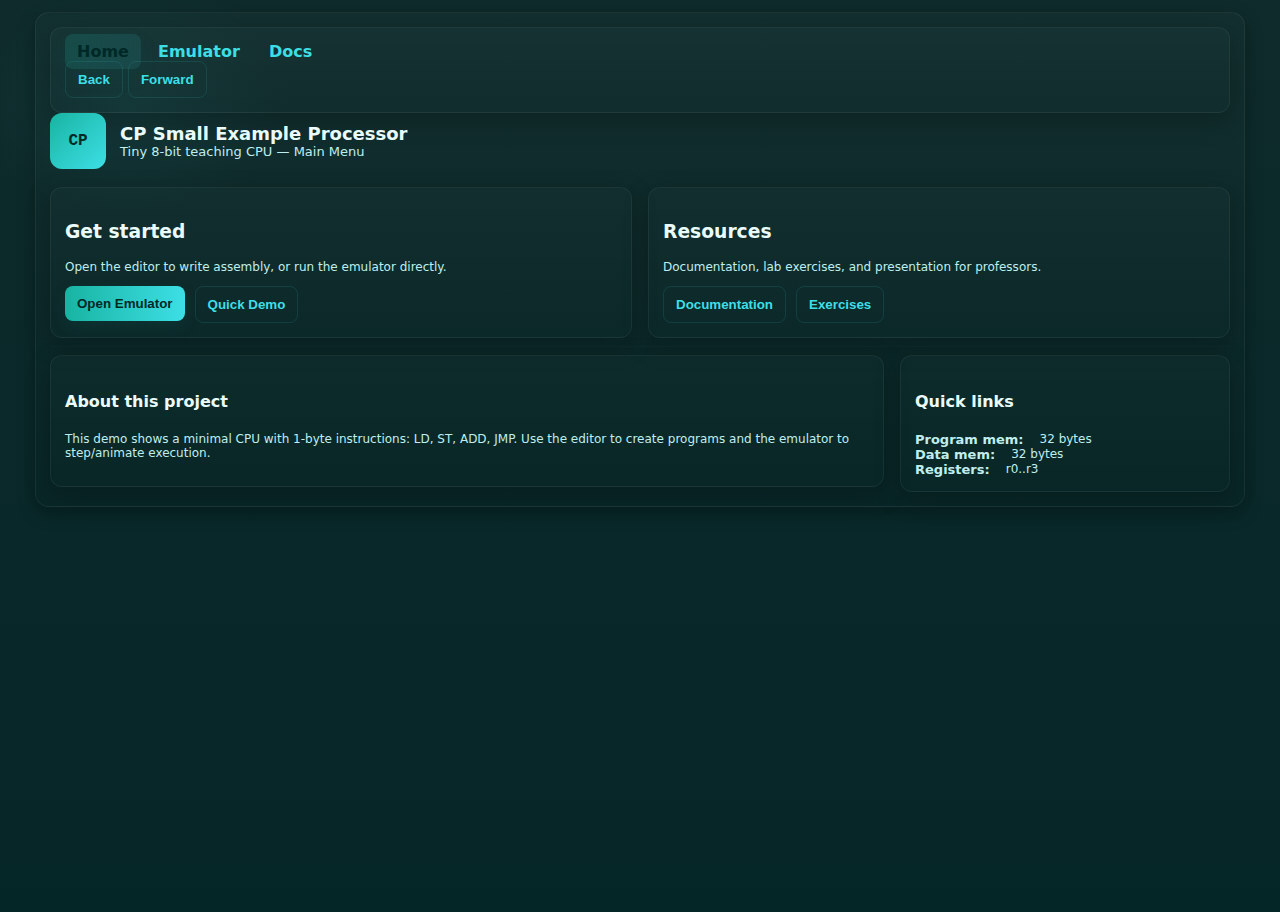
<file: index.html>
<!doctype html>
<html lang="en">
<head>
  <meta charset="utf-8" />
  <title>CP Emulator — Main Menu</title>
  <meta name="viewport" content="width=device-width,initial-scale=1" />
  <link rel="stylesheet" href="css/theme.css">
</head>
<body>
  <div class="app">
    <nav class="topnav card">
        <div class="topnav-left">
          <a href="index.html" class="topnav-link">Home</a>
          <a href="emulator.html" class="topnav-link">Emulator</a>
          <a href="docs/README.html" class="topnav-link">Docs</a>
        </div>
        <div class="topnav-right">
          <button class="btn secondary" id="nav-back">Back</button>
          <button class="btn secondary" id="nav-forward">Forward</button>
        </div>
      </nav>
      
    <div class="header">
      <div class="brand">CP</div>
      <div>
        <div class="title">CP Small Example Processor</div>
        <div class="subtitle">Tiny 8-bit teaching CPU — Main Menu</div>
      </div>
    </div>

    <div class="row">
      <div class="card" style="flex:1;">
        <h3>Get started</h3>
        <p class="note">Open the editor to write assembly, or run the emulator directly.</p>
        <div style="display:flex;gap:10px;flex-wrap:wrap;margin-top:12px">
          <a href="emulator.html"><button class="btn">Open Emulator</button></a>
          <a href="emulator.html#loadSample"><button class="btn secondary">Quick Demo</button></a>
        </div>
      </div>

      <div class="card" style="flex:1;">
        <h3>Resources</h3>
        <p class="note">Documentation, lab exercises, and presentation for professors.</p>
        <div style="display:flex;gap:10px;flex-wrap:wrap;margin-top:12px">
          <a href="docs/README.html"><button class="btn secondary">Documentation</button></a>
          <a href="docs/exercices.html"><button class="btn secondary">Exercises</button></a>
        </div>
      </div>
    </div>

    <div class="sep"></div>

    <div class="row">
      <div class="card" style="flex:1;">
        <h4>About this project</h4>
        <p class="note">This demo shows a minimal CPU with 1-byte instructions: LD, ST, ADD, JMP. Use the editor to create programs and the emulator to step/animate execution.</p>
      </div>

      <div class="card" style="width:300px;">
        <h4>Quick links</h4>
        <div class="kv"><strong>Program mem:</strong><span class="note" style="margin-left:8px">32 bytes</span></div>
        <div class="kv"><strong>Data mem:</strong><span class="note" style="margin-left:8px">32 bytes</span></div>
        <div class="kv"><strong>Registers:</strong><span class="note" style="margin-left:8px">r0..r3</span></div>
      </div>
    </div>
    <script src="js/navigationMenuScript.js"></script>

</body>
</html>
</file>
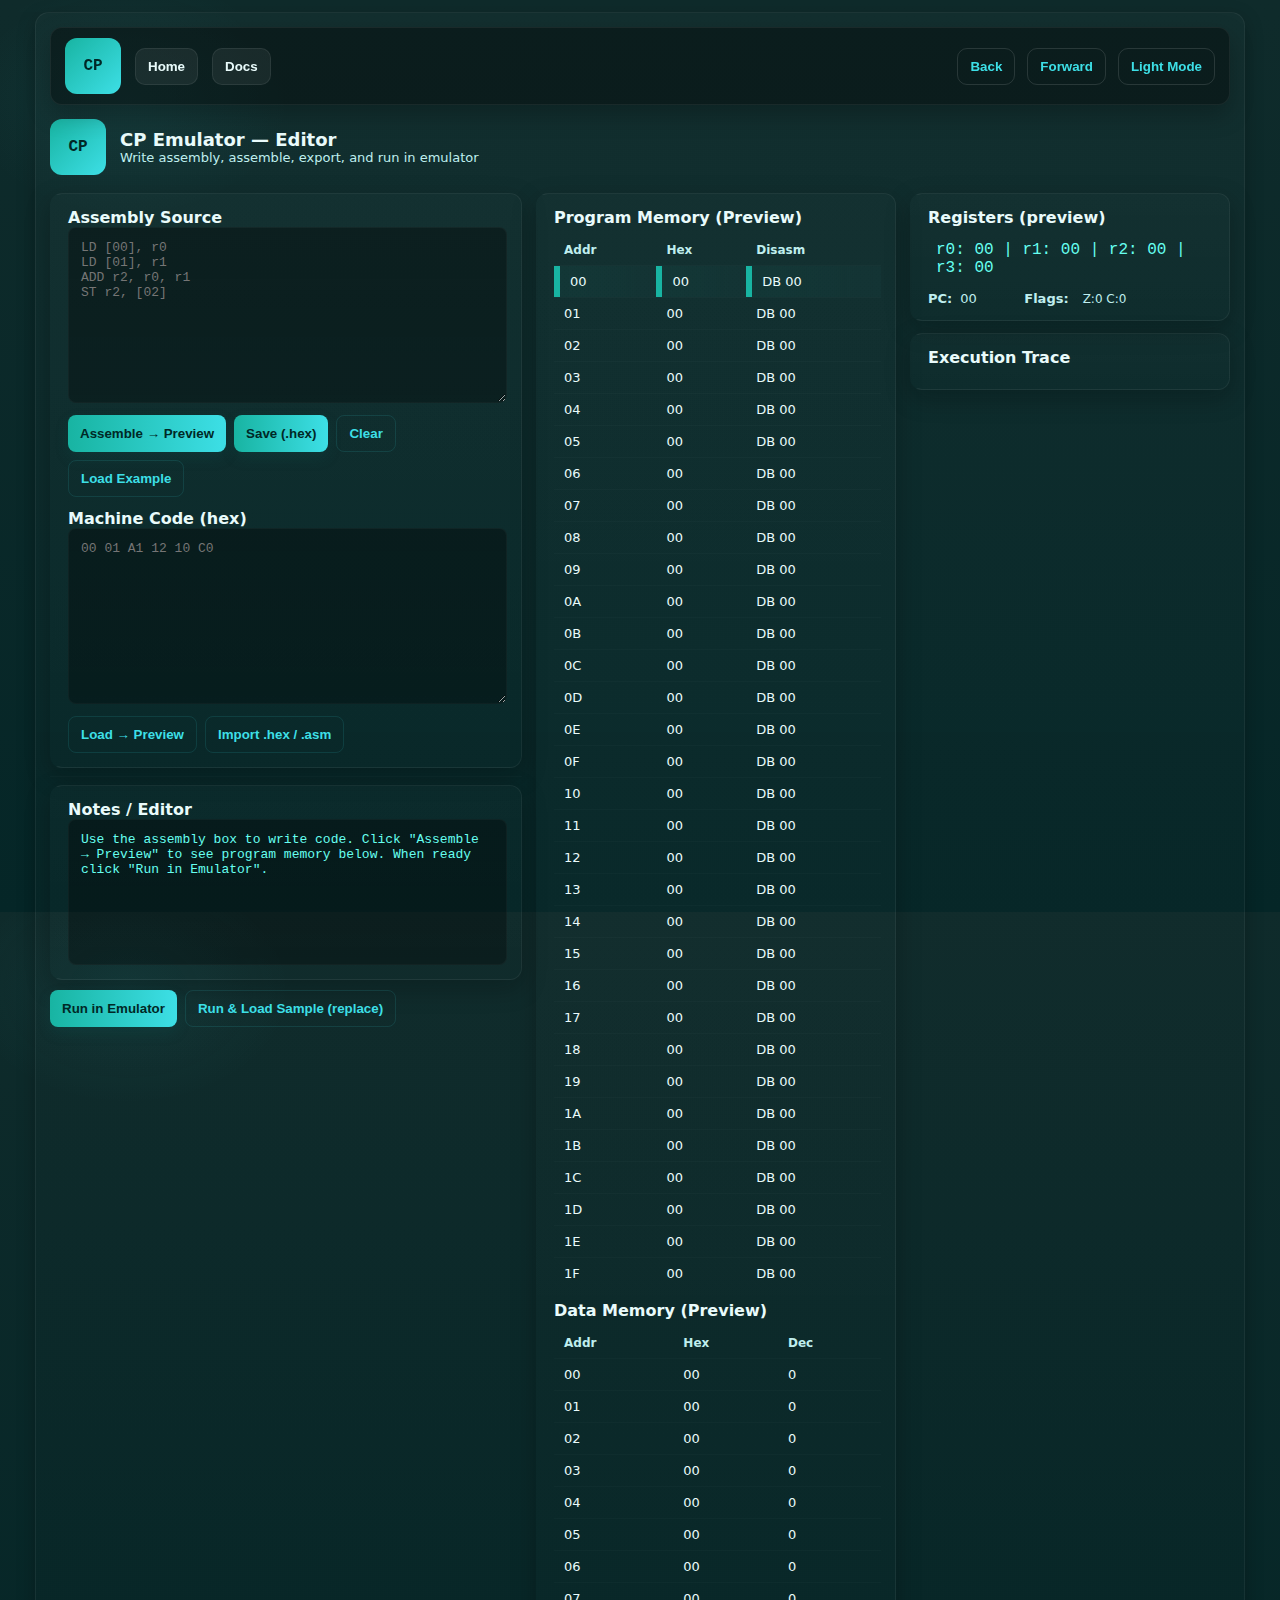
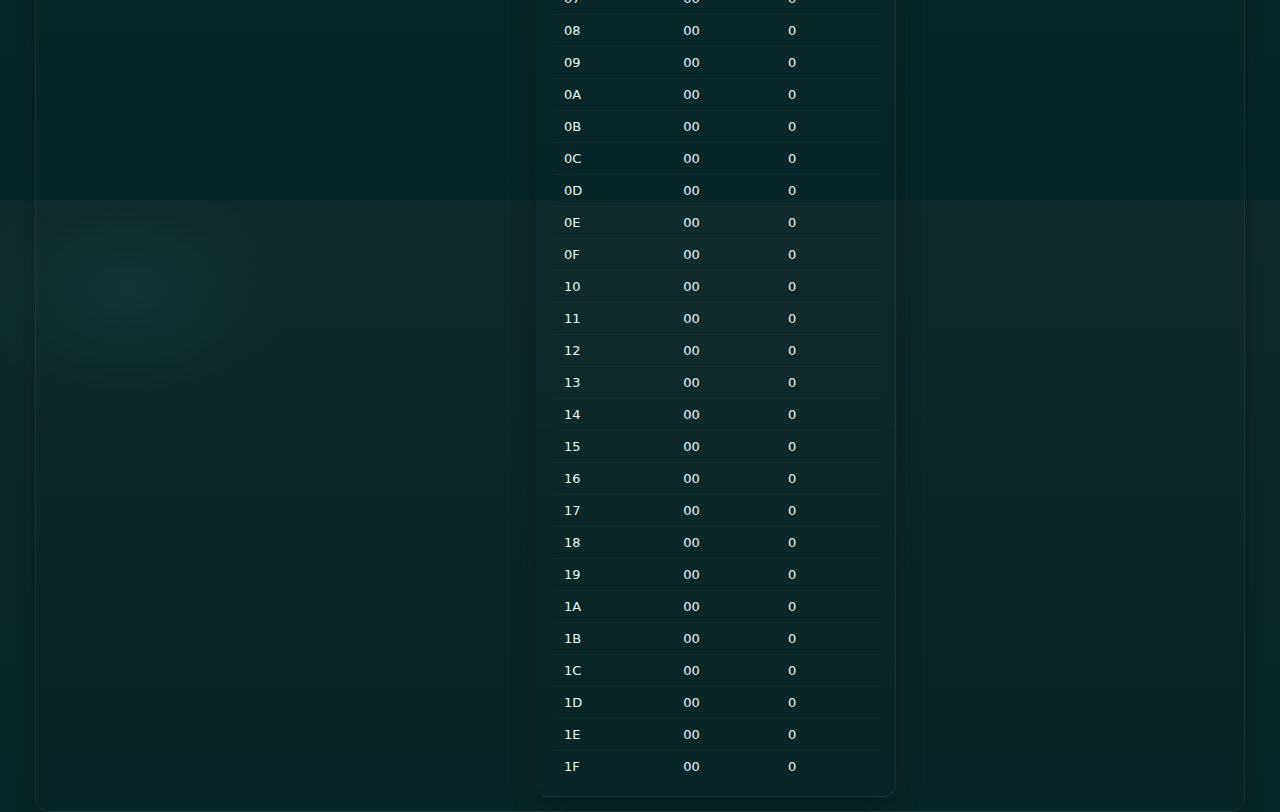
<file: Editor.html>
<!doctype html>
<html lang="en">
<head>
  <meta charset="utf-8" />
  <title>CP Emulator — Editor</title>
  <meta name="viewport" content="width=device-width,initial-scale=1" />
  <link rel="stylesheet" href="css/theme.css">
</head>
<body>
  <div class="app">
    <nav class="primary-nav">
      <div class="nav-left">
        <div class="brand">CP</div>
        <button class="nav-button" onclick="location.href='index.html'">Home</button>
        <button class="nav-button" onclick="location.href='docs/README.html'">Docs</button>
      </div>
      <div class="nav-right">
        <button class="nav-button ghost" id="nav-back">Back</button>
        <button class="nav-button ghost" id="nav-forward">Forward</button>
        <button class="nav-button ghost" id="theme-toggle">Light Mode</button>
      </div>
    </nav>

    <div class="header">
      <div class="brand">CP</div>
      <div>
        <div class="title">CP Emulator — Editor</div>
        <div class="subtitle">Write assembly, assemble, export, and run in emulator</div>
      </div>
    </div>

    <div class="editor row">
      <!-- LEFT: Authoring -->
      <div class="pane">
        <div class="top-controls card">
          <div>
            <strong>Assembly Source</strong>
            <textarea id="assembler-in" class="input" rows="10" placeholder="LD [00], r0&#10;LD [01], r1&#10;ADD r2, r0, r1&#10;ST r2, [02]"></textarea>
            <div style="margin-top:8px;display:flex;gap:8px;flex-wrap:wrap">
              <button class="btn" onclick="assemble()">Assemble → Preview</button>
              <button class="btn" onclick="saveProgram()">Save (.hex)</button>
              <button class="btn secondary" onclick="clearSource()">Clear</button>
              <button class="btn secondary" onclick="loadSample()">Load Example</button>
            </div>
          </div>

          <div>
            <strong>Machine Code (hex)</strong>
            <textarea id="machine-in" class="input" rows="10" placeholder="00 01 A1 12 10 C0"></textarea>
            <div style="margin-top:8px;display:flex;gap:8px">
              <button class="btn secondary" onclick="loadMachineCode()">Load → Preview</button>
              <input id="file-input" type="file" style="display:none" onchange="handleFile(event)"/>
              <button class="btn secondary" onclick="document.getElementById('file-input').click()">Import .hex / .asm</button>
            </div>
          </div>
        </div>

        <div class="sep"></div>

        <div class="card">
          <strong>Notes / Editor</strong>
          <div class="code" contenteditable="true" id="notes">Use the assembly box to write code. Click "Assemble → Preview" to see program memory below. When ready click "Run in Emulator".</div>
        </div>

        <div style="height:10px"></div>

        <div style="display:flex;gap:8px">
          <button class="btn" onclick="openInEmulator()">Run in Emulator</button>
          <button class="btn secondary" onclick="openInEmulator(true)">Run & Load Sample (replace)</button>
        </div>
      </div>

      <!-- MIDDLE: Preview -->
      <div class="pane card emulator-pane">
        <div style="margin-bottom:8px">
          <strong>Program Memory (Preview)</strong>
          <table id="prog-mem-table" class="table" style="margin-top:8px"></table>
        </div>
        <div style="margin-top:12px">
          <strong>Data Memory (Preview)</strong>
          <table id="data-mem-table" class="table" style="margin-top:8px"></table>
        </div>
      </div>

      <!-- RIGHT: Controls -->
      <div class="pane" style="max-width:320px">
        <div class="card">
          <div><strong>Registers (preview)</strong></div>
          <div id="regs" class="regs" style="margin:8px 0">r0:00 | r1:00 | r2:00 | r3:00</div>
          <div class="kv"><strong>PC:</strong><div id="pc" style="min-width:48px">00</div><strong style="margin-left:8px">Flags:</strong><div id="flags" class="note" style="min-width:90px;margin-left:6px">Z:0 C:0</div></div>
        </div>

        <div style="height:12px"></div>

        <div class="card">
          <strong>Execution Trace</strong>
          <div id="trace" style="margin-top:8px; max-height:200px; overflow:auto; font-family:var(--mono); font-size:13px; color:var(--muted-text)"></div>
        </div>
      </div>
    </div>
  </div>
<script src="js/navigationMenuScript.js"></script>
<script src="js/themeToggle.js"></script>
<script>
/* Small assembler + preview + export + "open in emulator" using fragment hash hex=... */

/* Layout sizes */
const PMEM_SIZE = 32, DMEM_SIZE = 32;

/* State for preview only */
let pmem = new Uint8Array(PMEM_SIZE).fill(0);
let dmem = new Uint8Array(DMEM_SIZE).fill(0);
let regs = [0,0,0,0];
let flags = {Z:false,C:false};
let pc = 0;
let halted = false;

/* Helpers */
function toHex(x,pad=2){ return (x&0xFF).toString(16).toUpperCase().padStart(pad,'0'); }
function logTrace(s){ const t=document.getElementById('trace'); const el=document.createElement('div'); el.textContent=s; t.prepend(el); while(t.children.length>200) t.removeChild(t.lastChild); }

/* Simple assembler for preview */
function assemble(){
  const src = (document.getElementById('assembler-in').value||'').trim().split(/\n/);
  let out=[];
  for(const raw of src){
    const line = raw.replace(/(;|#).*$/,'').trim();
    if(!line) continue;
    let m;
    if(m = line.match(/^LD\s*\[\s*([^\]]+)\s*\],\s*r([0-3])$/i)){
      let addr=parseInt(m[1],16); let r=parseInt(m[2],10);
      out.push(0x01, addr & 0xFF, r & 0x03);
    } else if(m = line.match(/^ST\s*r([0-3])\s*,\s*\[\s*([^\]]+)\s*\]$/i)){
      let r=parseInt(m[1],10); let addr=parseInt(m[2],16);
      out.push(0x02, addr & 0xFF, r & 0x03);
    } else if(m = line.match(/^ADD\s*r([0-3])\s*,\s*r([0-3])\s*,\s*r([0-3])$/i)){
      let z=parseInt(m[1],10), x=parseInt(m[2],10), y=parseInt(m[3],10);
      out.push(0x03, z & 0x03, x & 0x03, y & 0x03);
    } else if(m = line.match(/^JMP\s*([0-9A-Fa-f]+)$/i)){
      let addr=parseInt(m[1],16);
      out.push(0x04, addr & 0xFF);
    } else if(/^HALT$/i.test(line)){
      out.push(0xFF);
    } else {
      alert('Cannot parse: ' + line); return;
    }
  }
  pmem.fill(0);
  out.forEach((v,i)=>{ if(i<PMEM_SIZE) pmem[i]=v; });
  pc=0; halted=false;
  updateAll();
  logTrace(`Assembled ${out.length} bytes`);
}

function loadMachineCode(){
  const txt = (document.getElementById('machine-in').value||'').trim();
  if(!txt) return;
  const parts = txt.split(/[\s,]+/).filter(Boolean);
  if(parts.some(x=>!/^[0-9A-Fa-f]{1,2}$/.test(x))){ alert('Invalid hex'); return; }
  pmem.fill(0);
  parts.map(x=>parseInt(x,16)&0xFF).forEach((v,i)=>{ if(i<PMEM_SIZE) pmem[i]=v; });
  pc=0; halted=false;
  updateAll();
  logTrace(`Loaded ${Math.min(parts.length,PMEM_SIZE)} bytes`);
}

function clearSource(){
  document.getElementById('assembler-in').value='';
  document.getElementById('machine-in').value='';
  document.getElementById('notes').innerText='';
}

/* Preview update: program memory and data memory */
function updateAll(){
  let t = '<tr><th>Addr</th><th>Hex</th><th>Disasm</th></tr>';
  for(let i=0;i<PMEM_SIZE;i++){
    let cls = (i===pc && !halted && pc>=0 && pc<PMEM_SIZE) ? 'highlight' : '';
    t += `<tr ${cls? 'class="highlight"':'' }><td>${toHex(i)}</td><td>${toHex(pmem[i])}</td><td>${disasm(pmem[i])}</td></tr>`;
  }
  document.getElementById('prog-mem-table').innerHTML = t;

  let d = '<tr><th>Addr</th><th>Hex</th><th>Dec</th></tr>';
  for(let i=0;i<DMEM_SIZE;i++){
    d += `<tr><td>${toHex(i)}</td><td contenteditable='true' onblur='editDmem(${i}, this.innerText)'>${toHex(dmem[i])}</td><td>${dmem[i]}</td></tr>`;
  }
  document.getElementById('data-mem-table').innerHTML = d;

  document.getElementById('regs').innerText = regs.map((v,i)=>`r${i}: ${toHex(v)}`).join(' | ');
  document.getElementById('pc').innerText = toHex(pc);
  document.getElementById('flags').innerText = 'Z:'+(flags.Z?1:0)+' C:'+(flags.C?1:0);
}

/* Disasm for preview */
function disasm(op){
  if(op === 0x01) return 'LD [??], r?';
  if(op === 0x02) return 'ST r?, [??]';
  if(op === 0x03) return 'ADD r?, r?, r?';
  if(op === 0x04) return 'JMP ??';
  if(op === 0xFF) return 'HALT';
  return 'DB ' + toHex(op);
}

/* Editing data memory in preview */
function editDmem(i, v){
  let s = v.trim();
  let x = parseInt(s,16);
  if(isNaN(x)) x = parseInt(s,10);
  if(isNaN(x) || x<0 || x>255) x = 0;
  dmem[i] = x & 0xFF; updateAll();
}

/* Reset preview: default pmem filled with LD [00], r0; dmem cleared */
function reset(){
  pmem.fill(0);
  dmem.fill(0);
  regs = [0,0,0,0];
  flags = {Z:false,C:false};
  pc = 0; halted = false;
  document.getElementById('trace').innerHTML = '';
  updateAll();
}
reset();

/* Drag/drop + file import */
function handleFile(ev){
  const f = ev.target.files && ev.target.files[0];
  if(!f) return;
  const r = new FileReader();
  r.onload = (e)=>{
    const txt = e.target.result || '';
    if(/^[0-9A-Fa-f\s,]+$/.test(txt.trim())){ document.getElementById('machine-in').value = txt; loadMachineCode(); }
    else { document.getElementById('assembler-in').value = txt; assemble(); }
  };
  r.readAsText(f);
}

function loadSample(){
  const SAMPLE = [0x00,0x01,0x80,0x12,0x02,0xC0];
  pmem.fill(0); SAMPLE.forEach((v,i)=> pmem[i]=v);
  dmem.fill(0); dmem[0]=0x05; dmem[1]=0x07; pc=0; halted=false; document.getElementById('trace').innerHTML=''; updateAll();
}

/* Open emulator with pmem encoded in fragment: #hex=XX+YY+... */
function openInEmulator(useUrlLoadReplace = false){
  // ensure pmem current (assemble if assembly textarea non-empty and pmem is default)
  const asmVal = document.getElementById('assembler-in').value.trim();
  if(asmVal){
    assemble();
  }
  const hex = Array.from(pmem).map(b=>b.toString(16).toUpperCase().padStart(2,'0')).join('+');
  let url = 'emulator.html#hex=' + encodeURIComponent(hex);
  if(useUrlLoadReplace) url += '+loadSample';
  window.location.href = url;
}

updateAll();
</script>
</body>
</html>
</file>
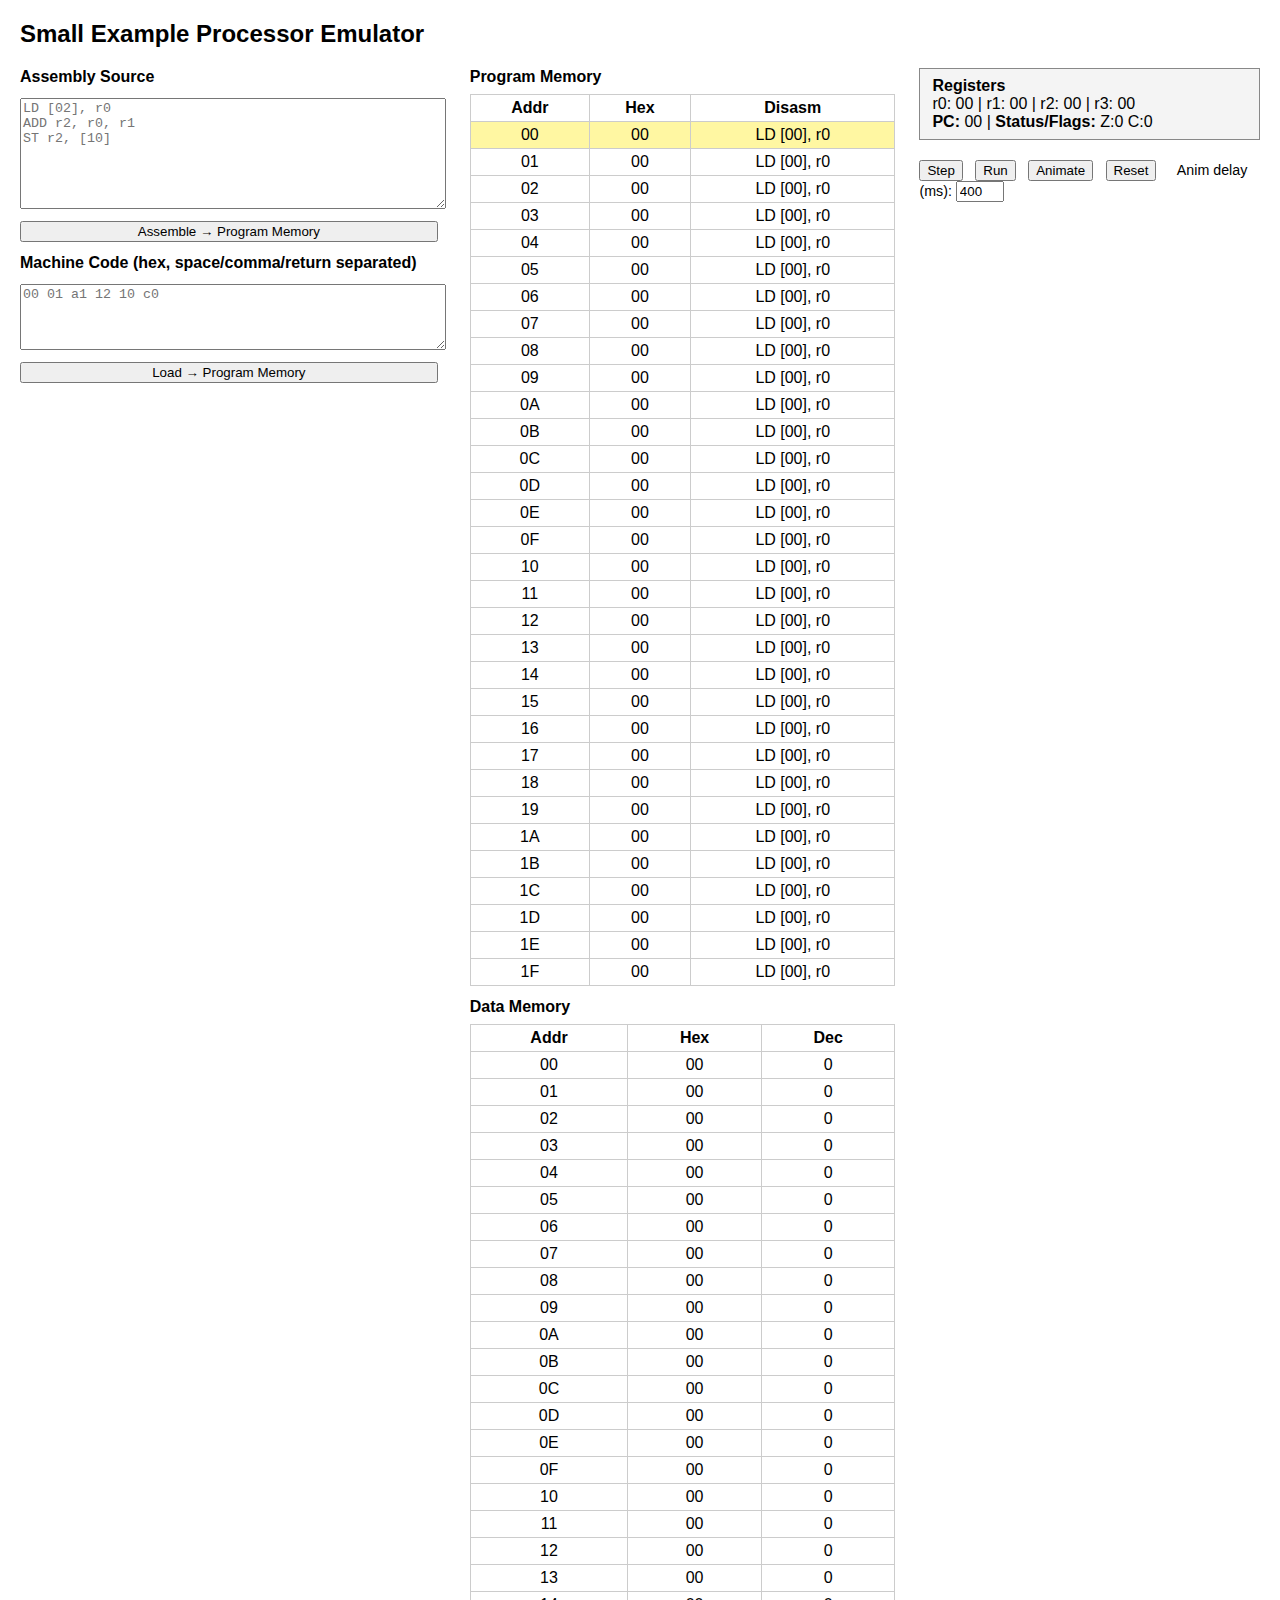
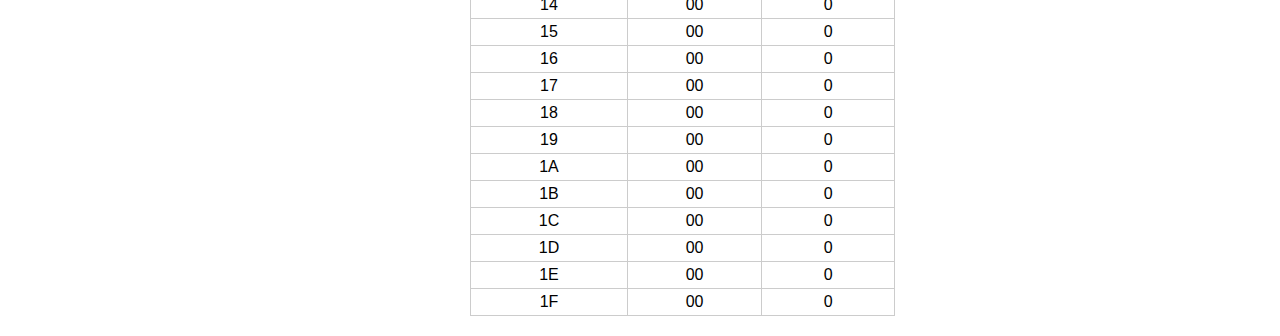
<file: IHM (1).html>
<!DOCTYPE html>
<html lang="en">
<head>
  <meta charset="UTF-8">
  <title>Small Example Processor Emulator</title>
  <style>
    body { font-family: 'Segoe UI', Arial, sans-serif; margin: 20px; }
    .flex { display: flex; gap: 24px; }
    .col { display: flex; flex-direction: column; gap: 12px; }
    textarea, input { width: 100%; box-sizing: border-box; }
    table { border-collapse: collapse; width: 100%; margin-top: 8px; }
    th, td { border: 1px solid #ccc; padding: 4px 7px; text-align: center; }
    .highlight { background: #FFF7A2 !important; }
    .statebox { background: #f4f4f4; border: 1px solid #888; padding: 8px 12px; margin-bottom: 8px; font-size: 15px; }
    button { margin-right: 8px; }
  </style>
</head>
<body>
  <h2>Small Example Processor Emulator</h2>
  <div class="flex">
    <!-- CODE ENTRY -->
    <div class="col" style="flex:1">
      <strong>Assembly Source</strong>
      <textarea id="assembler-in" rows="7" placeholder="LD [02], r0&#10;ADD r2, r0, r1&#10;ST r2, [10]"></textarea>
      <button onclick="assemble()">Assemble → Program Memory</button>

      <strong>Machine Code (hex, space/comma/return separated)</strong>
      <textarea id="machine-in" rows="4" placeholder="00 01 a1 12 10 c0"></textarea>
      <button onclick="loadMachineCode()">Load → Program Memory</button>
    </div>
    <!-- MEMORY & STATE -->
    <div class="col" style="flex:1">
      <div>
        <strong>Program Memory</strong>
        <table id="prog-mem-table"></table>
      </div>
      <div>
        <strong>Data Memory</strong>
        <table id="data-mem-table"></table>
      </div>
    </div>
    <!-- CONTROL & REGISTERS -->
    <div class="col" style="flex:0.8">
      <div class="statebox" style="font-size:1rem">
        <div><strong>Registers</strong></div>
        <div id="regs"></div>
        <div><strong>PC:</strong> <span id="pc"></span> 
        | <strong>Status/Flags:</strong> <span id="flags"></span></div>
      </div>
      <div>
        <button onclick="step()">Step</button>
        <button onclick="run()">Run</button>
        <button onclick="animate()">Animate</button>
        <button onclick="reset()">Reset</button>
        <label style="margin-left:8px;font-size:0.89rem">Anim delay (ms): 
          <input id="anim-delay" type="number" style="width:48px" value="400"/>
        </label>
      </div>
    </div>
  </div>

  <script>
    // === CPU State ===
    const PMEM_SIZE = 32, DMEM_SIZE = 32;
    let pmem = new Uint8Array(PMEM_SIZE).fill(0);
    let dmem = new Uint8Array(DMEM_SIZE).fill(0);
    let regs = [0,0,0,0]; // r0, r1, r2, r3
    let flags = { Z:false, C:false };
    let pc = 0, halted = false;
    let running = false, animTimer = null;

    function reset() {
      pmem.fill(0); dmem.fill(0); 
      regs = [0,0,0,0]; flags = { Z:false, C:false }; pc=0; halted=false;
      updateAll();
      if (animTimer) clearInterval(animTimer);
      running = false;
    }

    // === INSTRUCTION ENCODING ===
    // Each instruction is 1 byte.
    function disasm(instr, addr=0) {
      let b = instr;
      let op = (b&0xC0)>>6;
      if(op===0) { // load/store
        let regid = b & 0x03; // r0-r3
        let ld = ((b&0x3C)>>2);
        if ((b&0x20)===0) { // load [operand] to reg
          return `LD [${toHex(ld)}], r${regid}`;
        } else { // store reg to [operand]
          return `ST r${regid}, [${toHex(ld)}]`;
        }
      } else if (op===1) { // store (bit 5=1)
        let regid = b & 0x03;
        let st = ((b&0x3C)>>2);
        return `ST r${regid}, [${toHex(st)}]`;
      } else if (op===2) { // add
        let z = (b >> 4) & 0x03, x = (b >> 2) & 0x03, y = b&0x03;
        return `ADD r${z}, r${x}, r${y}`;
      } else if (op===3) { // jump
        let addr = b & 0x3F;
        return `JMP ${toHex(addr)}`;
      } else {
        return `UNK`;
      }
    }

    function toHex(x, pad=2) { return x.toString(16).toUpperCase().padStart(pad,'0'); }
    // --- Assembly Parsing ---
    function assemble() {
      let src = document.getElementById("assembler-in").value.trim().split(/\n/);
      let out = [];
      for (let line of src) {
        line = line.replace(/(;|#).*$/, '').trim(); if (!line) continue;
        let m;
        if (m=line.match(/^LD\s*\[\s*([^\]]+)\s*\],\s*r([0-3])$/i)) {
          let op = parseInt(m[1],16);
          let regid = parseInt(m[2]);
          let instr = (0x00) | ((op&0x0F)<<2) | (regid&0x03);
          out.push(instr);
        }
        else if (m=line.match(/^ST\s*r([0-3])\s*,\s*\[\s*([^\]]+)\s*\]$/i)) {
          let regid = parseInt(m[1]);
          let op = parseInt(m[2],16);
          let instr = (0x10) | ((op&0x0F)<<2) | (regid&0x03);
          out.push(instr);
        }
        else if (m=line.match(/^ADD\s*r([0-3])\s*,\s*r([0-3])\s*,\s*r([0-3])$/i)) {
          let z = parseInt(m[1]), x = parseInt(m[2]), y = parseInt(m[3]);
          let instr = 0x80 | ((z&0x03)<<4) | ((x&0x03)<<2) | (y&0x03);
          out.push(instr);
        }
        else if (m=line.match(/^JMP\s*([0-9A-F]+)$/i)) {
          let addr = parseInt(m[1],16);
          let instr = 0xC0 | (addr&0x3F);
          out.push(instr);
        } else {
          alert('Cannot parse: ' + line);
          return;
        }
      }
      // Load to pmem
      pmem.fill(0);
      out.forEach((v,i)=>pmem[i]=v);
      pc=0; halted=false;
      updateAll();
    }

    function loadMachineCode() {
      let mc = document.getElementById('machine-in').value.trim().split(/[\s,]+/).filter(x=>x);
      if (mc.some(x=>!/^[0-9A-Fa-f]{1,2}$/.test(x))) {
        alert("Please enter hex bytes, e.g. 00 01 A1 12 10 C0");
        return;
      }
      let arr = mc.map(x=>parseInt(x,16));
      pmem.fill(0);
      arr.forEach((v,i)=>pmem[i]=v);
      pc=0; halted=false;
      updateAll();
    }

    // === UI UPDATES ===
    function updateAll() {
      // Program Mem
      let t = '<tr><th>Addr</th><th>Hex</th><th>Disasm</th></tr>';
      for(let i=0;i<PMEM_SIZE;++i){
        let c = (i===pc && !halted) ? 'highlight' : '';
        t+= `<tr class='${c}'><td>${toHex(i)}</td><td>${toHex(pmem[i])}</td><td>${disasm(pmem[i],i)}</td></tr>`;
      }
      document.getElementById("prog-mem-table").innerHTML = t;

      // Data Mem (editable)
      let d = '<tr><th>Addr</th><th>Hex</th><th>Dec</th></tr>';
      for(let i=0;i<DMEM_SIZE;++i){
        d+= `<tr><td>${toHex(i)}</td><td contenteditable='true' onblur='editDmem(${i}, this.innerText)'>${toHex(dmem[i])}</td><td>${dmem[i]}</td></tr>`;
      }
      document.getElementById("data-mem-table").innerHTML = d;

      // Registers
      let rs = regs.map((v,i)=>`r${i}: ${toHex(v)}`).join(' | ');
      document.getElementById("regs").innerText = rs;
      document.getElementById("pc").innerText = toHex(pc);
      document.getElementById("flags").innerText = Object.entries(flags).map(e=>e[0]+":"+(e[1]?"1":"0")).join(' ');
    }
    function editDmem(i, v) {
      let x = parseInt(v,16);
      if (isNaN(x) || x<0 || x>255) x = 0;
      dmem[i]=x;
      updateAll();
    }

    // === CPU EXECUTION ===
    function step() {
      if (pc<0 || pc>=PMEM_SIZE) { halted=true; updateAll(); return;}
      execInstr(pmem[pc]);
      updateAll();
    }
    function execInstr(b) {
      let op = (b&0xC0)>>6;
      if (op===0) { // LD/ST (LD: bit5=0, ST: bit5=1)
        let isStore = (b&0x20)!==0;
        let regid = b&0x03;
        let addr = (b>>2)&0x0F;
        if (isStore) {
          dmem[addr] = regs[regid];
        } else {
          regs[regid] = dmem[addr];
        }
        pc++;
      }
      else if (op===2) { // ADD
        let z = (b>>4)&0x03, x = (b>>2)&0x03, y = b&0x03;
        let s = regs[x] + regs[y];
        flags.C = s>255;
        regs[z] = s&0xFF;
        flags.Z = (regs[z]===0);
        pc++;
      }
      else if (op===3) { // JMP
        let addr = b&0x3F;
        pc = addr;
      }
      else {
        // Unknown/illegal
        pc++;
      }
    }
    function run() {
      if (animTimer) clearInterval(animTimer);
      running = true;
      while(pc<PMEM_SIZE && !halted && running) {
        execInstr(pmem[pc]);
      }
      updateAll();
      running = false;
    }
    function animate() {
      if (animTimer) clearInterval(animTimer);
      running = true;
      animTimer = setInterval(()=>{
        if(!running || pc>=PMEM_SIZE || halted){
          clearInterval(animTimer); running = false; return;
        } 
        step();
      },parseInt(document.getElementById("anim-delay").value)||400);
    }

    // Initialize
    reset();
  </script>
</body>
</html>
</file>
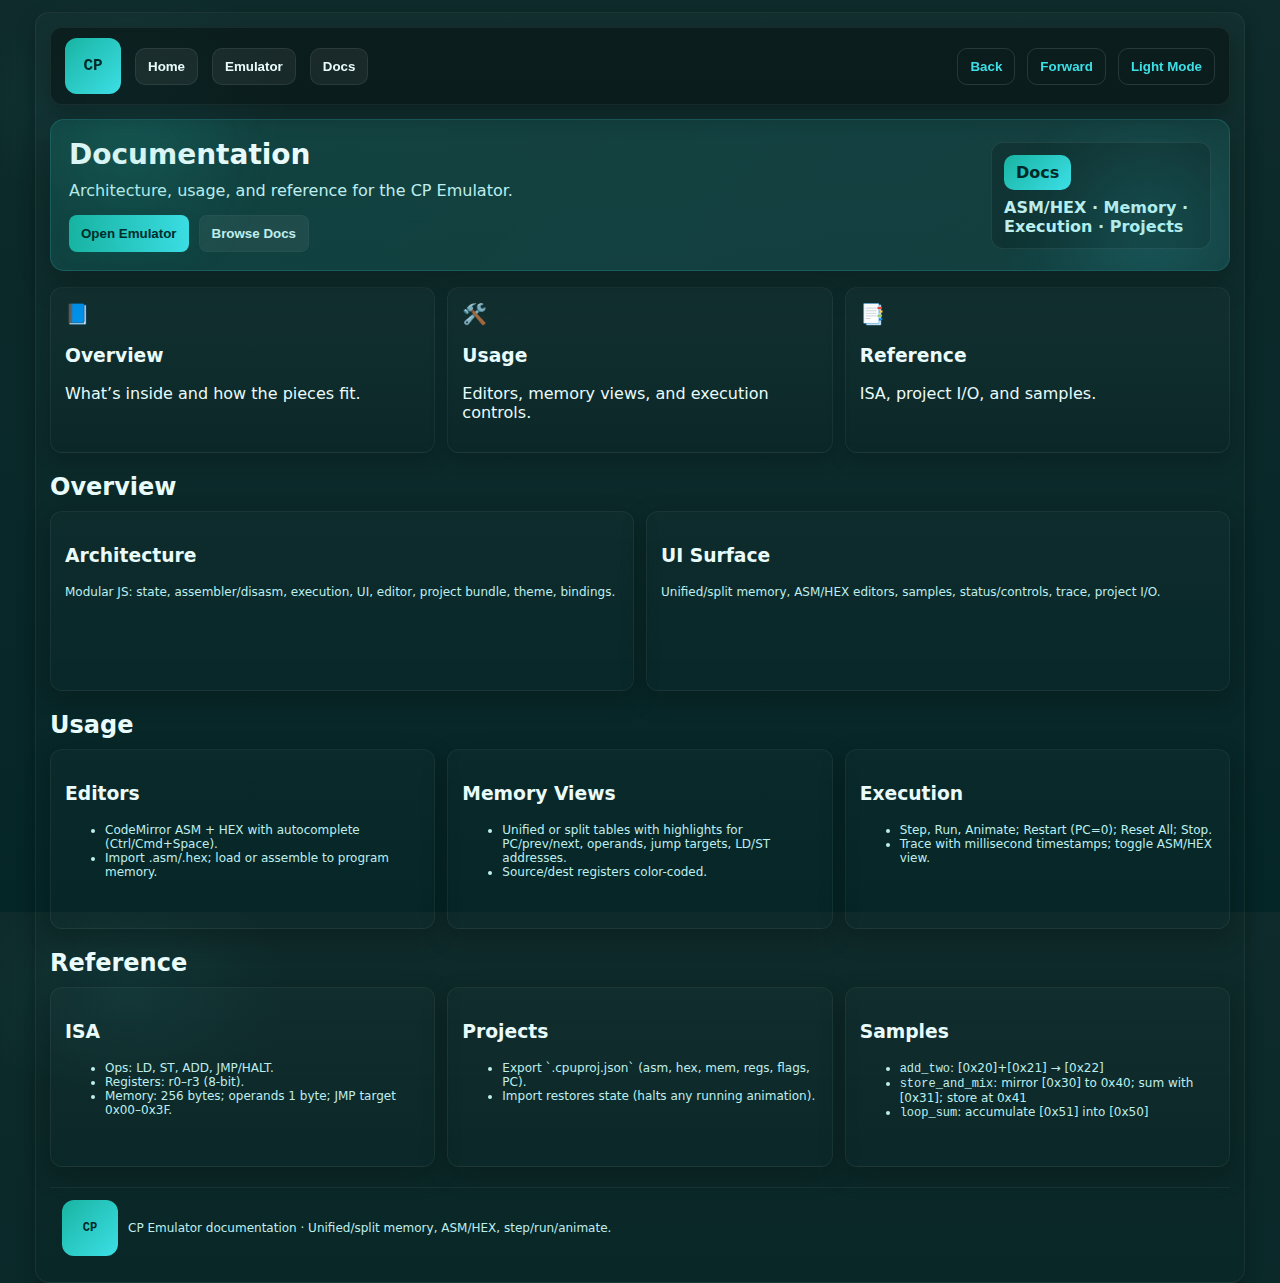
<file: docs/README.html>
<!doctype html>
<html lang="en">
<head>
  <meta charset="utf-8" />
  <title>CP Emulator — Docs</title>
  <meta name="viewport" content="width=device-width,initial-scale=1" />
  <link rel="stylesheet" href="../css/theme.css" />
  <script>
    (function(){
      try{
        const theme = localStorage.getItem('cpuemulator_theme') || 'dark';
        if(theme === 'light') document.documentElement.classList.add('theme-light');
      }catch(_){}
    })();
  </script>
</head>
<body>
  <div class="app">
    <nav class="primary-nav">
      <div class="nav-left">
        <div class="brand">CP</div>
        <button class="nav-button" onclick="location.href='../index.html'">Home</button>
        <button class="nav-button" onclick="location.href='../emulator.html'">Emulator</button>
        <button class="nav-button" onclick="location.href='README.html'">Docs</button>
        </div>
      <div class="nav-right">
        <button class="nav-button ghost" id="nav-back">Back</button>
        <button class="nav-button ghost" id="nav-forward">Forward</button>
        <button class="nav-button ghost" id="theme-toggle">Light Mode</button>
        </div>
      </nav>
      
    <section class="hero">
      <div class="hero-text">
        <h1>Documentation</h1>
        <p>Architecture, usage, and reference for the CP Emulator.</p>
        <div class="hero-actions">
          <button class="btn" onclick="location.href='../emulator.html'">Open Emulator</button>
          <button class="btn ghost" onclick="document.getElementById('docs-nav').scrollIntoView({behavior:'smooth'});">Browse Docs</button>
        </div>
      </div>
      <div class="hero-highlight">
        <div class="hero-badge">Docs</div>
        <div class="hero-note">ASM/HEX · Memory · Execution · Projects</div>
    </div>
    </section>

    <section class="feature-strip" id="docs-nav">
      <div class="feature-card" onclick="document.getElementById('overview').scrollIntoView({behavior:'smooth'});" style="cursor:pointer;">
        <div class="feature-icon">📘</div>
      <h3>Overview</h3>
        <p>What’s inside and how the pieces fit.</p>
      </div>
      <div class="feature-card" onclick="document.getElementById('usage').scrollIntoView({behavior:'smooth'});" style="cursor:pointer;">
        <div class="feature-icon">🛠️</div>
        <h3>Usage</h3>
        <p>Editors, memory views, and execution controls.</p>
      </div>
      <div class="feature-card" onclick="document.getElementById('reference').scrollIntoView({behavior:'smooth'});" style="cursor:pointer;">
        <div class="feature-icon">📑</div>
        <h3>Reference</h3>
        <p>ISA, project I/O, and samples.</p>
      </div>
    </section>

    <section class="resources" id="overview">
      <h2>Overview</h2>
      <div class="resource-cards">
        <div class="card">
          <h3>Architecture</h3>
          <p class="note">Modular JS: state, assembler/disasm, execution, UI, editor, project bundle, theme, bindings.</p>
        </div>
        <div class="card">
          <h3>UI Surface</h3>
          <p class="note">Unified/split memory, ASM/HEX editors, samples, status/controls, trace, project I/O.</p>
        </div>
      </div>
    </section>

    <section class="resources" id="usage">
      <h2>Usage</h2>
      <div class="resource-cards">
        <div class="card">
          <h3>Editors</h3>
          <ul class="note">
            <li>CodeMirror ASM + HEX with autocomplete (Ctrl/Cmd+Space).</li>
            <li>Import .asm/.hex; load or assemble to program memory.</li>
          </ul>
        </div>
        <div class="card">
          <h3>Memory Views</h3>
          <ul class="note">
            <li>Unified or split tables with highlights for PC/prev/next, operands, jump targets, LD/ST addresses.</li>
            <li>Source/dest registers color-coded.</li>
          </ul>
        </div>
        <div class="card">
          <h3>Execution</h3>
          <ul class="note">
            <li>Step, Run, Animate; Restart (PC=0); Reset All; Stop.</li>
            <li>Trace with millisecond timestamps; toggle ASM/HEX view.</li>
      </ul>
        </div>
      </div>
    </section>

    <section class="resources" id="reference">
      <h2>Reference</h2>
      <div class="resource-cards">
        <div class="card">
          <h3>ISA</h3>
          <ul class="note">
            <li>Ops: LD, ST, ADD, JMP/HALT.</li>
            <li>Registers: r0–r3 (8-bit).</li>
            <li>Memory: 256 bytes; operands 1 byte; JMP target 0x00–0x3F.</li>
          </ul>
        </div>
        <div class="card">
          <h3>Projects</h3>
          <ul class="note">
            <li>Export `.cpuproj.json` (asm, hex, mem, regs, flags, PC).</li>
            <li>Import restores state (halts any running animation).</li>
          </ul>
        </div>
        <div class="card">
          <h3>Samples</h3>
          <ul class="note">
            <li><code>add_two</code>: [0x20]+[0x21] → [0x22]</li>
            <li><code>store_and_mix</code>: mirror [0x30] to 0x40; sum with [0x31]; store at 0x41</li>
            <li><code>loop_sum</code>: accumulate [0x51] into [0x50]</li>
      </ul>
    </div>
  </div>
    </section>

    <footer class="footer">
      <div class="brand">CP</div>
      <div class="note">CP Emulator documentation · Unified/split memory, ASM/HEX, step/run/animate.</div>
    </footer>
  </div>
  <script src="../js/navigationMenuScript.js"></script>
  <script src="../js/themeToggle.js"></script>
</body>
</html>
</file>
<file: css/theme.css>
/* ==========================================================================
   theme.css — Styling for the CPU emulator UI
   Sections:
     1) Navigation bars & dropdown menus
     2) Theme tokens (light/dark)
     3) Page shell & layout primitives
     4) Landing/marketing blocks (hero, features, how-to, resources)
     5) Feedback helpers (toasts, legend, dropdown separators, mode toggles)
     6) Editors & CodeMirror skin
     7) Tables, memory/trace views, small UI bits
     8) Editor layout + responsive tweaks + register highlighting
   Notes:
     - Comments aim to explain intent, not restyle.
     - Keep light/dark variable pairs in sync when changing colors.
   ========================================================================== */

/* === Navigation: primary top bar, secondary function bar, dropdown menus === */
.primary-nav{
  display:flex;
  align-items:center;
  justify-content:space-between;
  gap:12px;
  padding:10px 14px;
  margin-bottom:14px;
  background: rgba(0,0,0,0.38);
  border:1px solid rgba(255,255,255,0.06);
  border-radius:12px;
  position:sticky;
  top:0;
  z-index:60;
  box-shadow:0 10px 24px rgba(0,0,0,0.24);
}
.theme-light .primary-nav{
  background: rgba(255,255,255,0.92);
  border:1px solid rgba(0,0,0,0.08);
  box-shadow:0 8px 18px rgba(0,0,0,0.12);
}
.secondary-nav{
  display:grid;
  grid-template-columns: repeat(auto-fit, minmax(140px, 1fr));
  gap:10px;
  padding:10px 12px;
  margin:16px 0 14px;
  background: rgba(0,0,0,0.22);
  border:1px solid rgba(255,255,255,0.05);
  border-radius:12px;
  position:sticky;
  top:76px;
  z-index:55;
  box-shadow:0 8px 18px rgba(0,0,0,0.20);
}
.theme-light .secondary-nav{
  background: rgba(255,255,255,0.94);
  border:1px solid rgba(0,0,0,0.08);
  box-shadow:0 6px 14px rgba(0,0,0,0.1);
}
.subnav{
  display:flex;
  align-items:center;
  gap:8px;
  padding:10px 12px;
  margin-bottom:16px;
  background: linear-gradient(90deg, rgba(61,223,230,0.08), rgba(24,180,162,0.05));
  border:1px solid rgba(61,223,230,0.15);
  border-radius:10px;
  box-shadow: 0 10px 22px rgba(0,0,0,0.18);
  position:sticky;
  top:60px;
  z-index:45;
}
.theme-light .subnav{
  background: linear-gradient(90deg, rgba(21,185,198,0.12), rgba(10,143,128,0.08));
  border:1px solid rgba(10,143,128,0.18);
  box-shadow: 0 10px 20px rgba(0,0,0,0.1);
}
.subnav .pill-btn{
  border:none;
  padding:8px 12px;
  border-radius:999px;
  background: rgba(255,255,255,0.12);
  color: var(--ink);
  font-weight:700;
  cursor:pointer;
  transition: background .12s, transform .12s;
}
.subnav .pill-btn:hover{
  background: rgba(255,255,255,0.22);
  transform: translateY(-1px);
}
.subnav .pill-btn.secondary{
  background: transparent;
  border:1px solid rgba(255,255,255,0.18);
  color: var(--cyan);
}
.theme-light .subnav .pill-btn.secondary{
  border:1px solid rgba(0,0,0,0.08);
  color: var(--ink);
}
  
.nav-left { display:flex; gap:14px; align-items:center; flex-wrap:wrap; }
.nav-right { display:flex; gap:12px; align-items:center; flex-wrap:wrap; }
  
  .topnav-link {
    color: var(--cyan);
    font-weight:700;
    text-decoration:none;
    padding:8px 12px;
    border-radius:8px;
    transition: background .12s, color .12s, transform .12s;
  }
  .topnav-link:hover { background: rgba(61,223,230,0.08); color: var(--ink); transform: translateY(-1px); }
  
  .topnav-link.active {
    background: linear-gradient(90deg, rgba(24,180,162,0.18), rgba(61,223,230,0.10));
    color: #002826;
    box-shadow: 0 8px 18px rgba(8,90,86,0.12);
  }
.nav-group{
  position:relative;
  padding-bottom:8px;
}
.nav-button{
  background: rgba(255,255,255,0.06);
  color: var(--ink);
  border:1px solid rgba(255,255,255,0.08);
  padding:10px 12px;
  border-radius:10px;
  font-weight:700;
  cursor:pointer;
  transition: background .12s, transform .12s;
}
.nav-button:hover{ background: rgba(61,223,230,0.12); transform: translateY(-1px); }
.nav-button.ghost{
  background: transparent;
  border:1px solid rgba(255,255,255,0.12);
  color: var(--cyan);
}
.theme-light .nav-button{
  background: rgba(0,0,0,0.04);
  border:1px solid rgba(0,0,0,0.08);
  color: var(--ink);
}
.theme-light .nav-button.ghost{
  border:1px solid rgba(0,0,0,0.10);
  color: var(--ink);
}
.nav-dropdown{
  position:absolute;
  top:100%;
  left:0;
  min-width:200px;
  background: rgba(0,0,0,0.88);
  border:1px solid rgba(255,255,255,0.08);
  border-radius:10px;
  box-shadow:0 12px 28px rgba(0,0,0,0.35);
  padding:10px;
  display:flex;
  flex-direction:column;
  gap:6px;
  opacity:0;
  pointer-events:none;
  transform: translateY(-4px);
  transition: opacity .12s ease, transform .12s ease;
  z-index:60;
}
.nav-group:hover .nav-dropdown,
.nav-group:focus-within .nav-dropdown{
  opacity:1;
  pointer-events:auto;
  transform: translateY(0);
}
.dropdown-item{
  display:block;
  padding:8px 10px;
  color: var(--ink);
  text-decoration:none;
  border-radius:6px;
  font-weight:600;
  transition: background .12s;
}
.dropdown-item:hover{
  background: rgba(61,223,230,0.10);
  color: var(--cyan);
}
.theme-light .nav-dropdown{
  background: rgba(255,255,255,0.98);
  border:1px solid rgba(0,0,0,0.08);
  box-shadow:0 12px 28px rgba(0,0,0,0.18);
}
.theme-light .dropdown-item{
  color: var(--ink);
}
.theme-light .dropdown-item:hover{
  background: rgba(21,185,198,0.12);
  color: var(--ink);
}

.subnav{
  display:flex;
  gap:10px;
  align-items:center;
  padding:10px 16px;
  margin:0 auto 12px;
  max-width:1180px;
  background: rgba(0,0,0,0.24);
  border:1px solid rgba(255,255,255,0.05);
  border-radius:10px;
  box-shadow:0 8px 20px rgba(0,0,0,0.22);
}
.subnav .pill{
  padding:8px 12px;
  border-radius:10px;
  border:1px solid rgba(255,255,255,0.08);
  background: rgba(255,255,255,0.04);
  color:var(--ink);
  cursor:pointer;
  font-weight:700;
  transition: background .12s, border .12s, transform .12s;
}
.subnav .pill:hover{
  background: rgba(61,223,230,0.12);
  border-color: rgba(61,223,230,0.26);
  transform: translateY(-1px);
}
.theme-light .subnav{
  background: rgba(255,255,255,0.92);
  border:1px solid rgba(0,0,0,0.06);
  box-shadow:0 10px 20px rgba(0,0,0,0.1);
}
.theme-light .subnav .pill{
  border:1px solid rgba(0,0,0,0.08);
  background: rgba(0,0,0,0.03);
}
  
  /* hide forward/back on small screens if needed */
  @media (max-width:520px){
    .topnav-right { display:none; }
  }
  
:root{
    --bg:#0f2b2b;
    --panel:#0b3233;
    --muted:#0b6b6b;
    --teal:#18b4a2;
    --cyan:#3ddfe6;
    --accent:#66fff0;
    --ink:#e9fbfb;
    --muted-text:#bfeeee;
    --glass: rgba(255,255,255,0.04);
    --radius:10px;
    --shadow: 0 6px 18px rgba(0,0,0,0.45);
    --focus: 0 0 0 4px rgba(24,180,162,0.18);
    --glass-border: 1px solid rgba(255,255,255,0.06);
    --code-bg: rgba(0,0,0,0.35);
    --editor-bg:#0b1f1f;
    --mono: "SFMono-Regular", "Menlo", "Monaco", "Segoe UI Mono", monospace;
  }

  /* Light theme token overrides */
  .theme-light{
    --bg:#f5f8fb;
    --panel:#ffffff;
    --muted:#e8f0f3;
    --teal:#0a8f80;
    --cyan:#0fb3c0;
    --accent:#0a7f72;
    --ink:#0b1f1f;
    --muted-text:#556b73;
    --glass: rgba(0,0,0,0.04);
    --shadow: 0 8px 20px rgba(0,0,0,0.12);
    --focus: 0 0 0 3px rgba(21,185,198,0.24);
    --glass-border: 1px solid rgba(0,0,0,0.06);
    --code-bg: rgba(0,0,0,0.05);
    --editor-bg:#fdfefe;
}
  
  /* === Page shell (background + base typography) === */
  html,body{
    height:100%;
    margin:0;
    font-family: "Segoe UI", Roboto, system-ui, Arial, sans-serif;
    background:
      radial-gradient(ellipse at 10% 10%, rgba(61,223,230,0.06), transparent 10%),
      linear-gradient(180deg, var(--bg) 0%, #052627 100%);
    color:var(--ink);
    -webkit-font-smoothing:antialiased;
    -moz-osx-font-smoothing:grayscale;
  }
.theme-light html,
.theme-light body{
  background: linear-gradient(180deg, rgba(245,248,251,1) 0%, rgba(236,244,246,1) 100%);
}
  
  .app {
    max-width:1180px;
  margin:12px auto 24px;
    padding:14px;
    background: linear-gradient(180deg, rgba(255,255,255,0.02), rgba(0,0,0,0.04));
  border-radius:14px;
  box-shadow:0 6px 18px rgba(0,0,0,0.25);
    border:var(--glass-border);
  }
  .theme-light .app{
    background: linear-gradient(180deg, rgba(255,255,255,0.94), rgba(236,248,248,0.88));
    box-shadow:0 10px 28px rgba(0,0,0,0.12);
    border:1px solid rgba(0,0,0,0.05);
  }
  
  /* === Header branding === */
  .header {
    display:flex;
    align-items:center;
    gap:14px;
    margin-bottom:18px;
  }
  .brand {
    width:56px;
    height:56px;
    border-radius:12px;
    background: linear-gradient(135deg, var(--teal), var(--cyan));
    display:flex;
    align-items:center;
    justify-content:center;
    font-weight:800;
    color:#002826;
    font-family:var(--mono);
  }
  .title { font-size:18px; font-weight:700; }
  .subtitle { font-size:13px; color:var(--muted-text); }
  
  /* === Layout primitives === */
  .row { display:flex; gap:16px; align-items:flex-start; }
  .col { display:flex; flex-direction:column; gap:12px; }
.card { background: linear-gradient(180deg, rgba(255,255,255,0.015), rgba(255,255,255,0.005)); border-radius:12px; padding:14px; border:var(--glass-border); box-shadow:0 8px 24px rgba(2,8,8,0.25); }
  .card-heading { display:flex; justify-content:space-between; align-items:center; gap:8px; }
  
  /* === Buttons === */
  .btn {
    background: linear-gradient(90deg, var(--teal), var(--cyan));
    color:#002826;
    border:none;
    padding:10px 12px;
    border-radius:8px;
    font-weight:700;
    cursor:pointer;
    box-shadow: 0 6px 14px rgba(11,95,89,0.18);
    transition: transform .12s, box-shadow .12s;
  }
  .btn:hover { transform: translateY(-2px); box-shadow: 0 12px 26px rgba(6,120,115,0.18); }
.btn.secondary { background:transparent; color:var(--cyan); border:1px solid rgba(61,223,230,0.12); box-shadow:none; font-weight:600; }
.btn.ghost{
  background: rgba(255,255,255,0.06);
  color: var(--muted-text);
  border:1px solid rgba(255,255,255,0.03);
  box-shadow:none;
  font-weight:600;
}
.btn.ghost:hover{
  background: rgba(255,255,255,0.12);
  color: var(--ink);
}
/* === Landing blocks: hero, feature strip, how-it-works, resources === */
.hero{
  display:grid;
  grid-template-columns: minmax(260px, 1fr) 220px;
  gap:16px;
  align-items:center;
  padding:18px;
  margin:10px 0 16px;
  border-radius:14px;
  background: linear-gradient(135deg, rgba(24,180,162,0.16), rgba(61,223,230,0.10));
  border:1px solid rgba(61,223,230,0.18);
  box-shadow:0 14px 30px rgba(0,0,0,0.24);
  position:relative;
  overflow:hidden;
}
.theme-light .hero{
  background: linear-gradient(120deg, rgba(21,185,198,0.14), rgba(10,143,128,0.08));
  border:1px solid rgba(0,0,0,0.06);
  box-shadow:0 10px 22px rgba(0,0,0,0.12);
}
.hero::after{
  content:"";
  position:absolute;
  right:-80px;
  bottom:-120px;
  width:320px;
  height:320px;
  background: radial-gradient(circle at center, rgba(61,223,230,0.22), transparent 55%);
  filter: blur(30px);
  opacity:0.8;
  pointer-events:none;
}
.hero::before{
  content:"";
  position:absolute;
  left:-60px;
  top:-100px;
  width:280px;
  height:280px;
  background: radial-gradient(circle at center, rgba(24,180,162,0.20), transparent 60%);
  filter: blur(28px);
  opacity:0.7;
  pointer-events:none;
}
.hero h1{ margin:0 0 8px; font-size:28px; }
.hero p{ margin:0; color:var(--muted-text); line-height:1.5; }
.hero-actions{ display:flex; gap:10px; flex-wrap:wrap; margin-top:12px; }
.hero-highlight{
  display:flex;
  flex-direction:column;
  gap:8px;
  align-items:flex-start;
  background: rgba(0,0,0,0.18);
  padding:12px;
  border-radius:12px;
  border:1px solid rgba(255,255,255,0.08);
}
.theme-light .hero-highlight{
  background: rgba(255,255,255,0.88);
  border:1px solid rgba(0,0,0,0.08);
}
.hero-badge{
  padding:8px 12px;
  border-radius:10px;
  background: linear-gradient(135deg, var(--teal), var(--cyan));
  color:#002826;
  font-weight:800;
}
.hero-note{ color:var(--muted-text); font-weight:600; }

.feature-strip{
  display:grid;
  grid-template-columns: repeat(auto-fit, minmax(220px,1fr));
  gap:12px;
  margin:16px 0;
}
.feature-card{
  padding:14px;
  border-radius:12px;
  background: linear-gradient(180deg, rgba(255,255,255,0.02), rgba(0,0,0,0.05));
  border:1px solid rgba(255,255,255,0.06);
  box-shadow:0 8px 18px rgba(0,0,0,0.18);
  transition: transform .15s, box-shadow .15s, border .15s;
}
.feature-card:hover{
  transform: translateY(-3px);
  box-shadow:0 12px 24px rgba(0,0,0,0.20);
  border:1px solid rgba(61,223,230,0.18);
}
.feature-icon{ font-size:20px; margin-bottom:8px; }

.how{ margin:18px 0; }
.how h2{ margin-bottom:10px; }
.how-steps{
  display:grid;
  grid-template-columns: repeat(auto-fit, minmax(200px,1fr));
  gap:10px;
}
.step{
  background: rgba(0,0,0,0.18);
  border:1px solid rgba(255,255,255,0.08);
  border-radius:12px;
  padding:12px;
  display:flex;
  gap:10px;
  align-items:center;
}
.theme-light .step{
  background: rgba(255,255,255,0.9);
  border:1px solid rgba(0,0,0,0.06);
}
.step-icon{
  width:32px; height:32px;
  border-radius:8px;
  background: linear-gradient(135deg, var(--teal), var(--cyan));
  color:#002826;
  font-weight:800;
  display:flex; align-items:center; justify-content:center;
}
.step-text{ color:var(--muted-text); }

.resources{ margin:20px 0; }
.resources h2{ margin-bottom:10px; }
.resource-cards{
  display:grid;
  grid-template-columns: repeat(auto-fit, minmax(240px,1fr));
  gap:12px;
}
.resource-cards .card{
  min-height:150px;
  transition: transform .15s, box-shadow .15s, border .15s;
}
.resource-cards .card:hover{
  transform: translateY(-3px);
  box-shadow:0 12px 24px rgba(0,0,0,0.20);
  border:1px solid rgba(61,223,230,0.18);
}

/* === Footer and state chips === */
.footer{
  margin-top:16px;
  padding:12px;
  border-top:1px solid rgba(255,255,255,0.06);
  display:flex;
  align-items:center;
  gap:10px;
  font-size:12px;
  color:var(--muted-text);
}
.state-pill{
  padding:4px 10px;
  border-radius:999px;
  font-size:12px;
  font-weight:700;
  background:rgba(255,255,255,0.08);
  color:var(--muted-text);
}
.state-pill--idle{ background:rgba(255,255,255,0.08); color:var(--muted-text); }
.state-pill--running{ background:rgba(61,223,230,0.25); color:#002826; }
.state-pill--halted{ background:rgba(255,99,132,0.25); color:#ffd7d7; }
.mem-flash{
  animation: memFlash 0.35s ease;
}
@keyframes memFlash{
  from { background: rgba(61,223,230,0.26); }
  to   { background: transparent; }
}

/* === Toasts, legend collapse, dropdown separators, drag highlight === */
#toast-stack{
  position:fixed;
  top:16px;
  left:50%;
  transform:translateX(-50%);
  display:flex;
  flex-direction:column;
  gap:8px;
  z-index:999;
}
.toast{
  padding:10px 14px;
  border-radius:10px;
  border:1px solid rgba(255,255,255,0.12);
  background: rgba(24,180,162,0.12);
  color:var(--ink);
  box-shadow:0 10px 24px rgba(0,0,0,0.28);
  backdrop-filter: blur(6px);
  transition: opacity .3s, transform .3s;
}
.toast-info{
  border-color: rgba(61,223,230,0.35);
  background: rgba(61,223,230,0.16);
}
.theme-light .toast{
  border-color: rgba(0,0,0,0.08);
  background: rgba(0,0,0,0.06);
}
.toast.fade{
  opacity:0;
  transform: translateY(-6px);
}
.legend-list.collapsed{ display:none; }
.legend-list{ display:block; }
.dropdown-separator{
  height:1px;
  margin:6px 0;
  background: rgba(255,255,255,0.08);
}

.drop-highlight{
  outline:2px solid rgba(61,223,230,0.65);
  box-shadow:0 0 0 4px rgba(61,223,230,0.18);
}
.mode-toggle{
  display:flex;
  gap:6px;
  flex-wrap:wrap;
  align-items:center;
}
.mode-toggle button{
  border:none;
  background: rgba(255,255,255,0.08);
  color: var(--muted-text);
  padding:6px 10px;
  border-radius:10px;
  font-size:12px;
  cursor:pointer;
  transition: background .12s, color .12s;
}
.mode-toggle button.active{
  background: var(--cyan);
  color:#002826;
  font-weight:700;
}
.mode-toggle .btn.secondary{
  padding:6px 10px;
  height:32px;
  line-height:18px;
}
/* === CodeMirror skin to match app themes === */
.CodeMirror{
  background: #0b1f1f;
  color: var(--ink);
  border:1px solid rgba(255,255,255,0.06);
  border-radius:8px;
  height:auto;
}
.theme-light .CodeMirror{
  background: var(--editor-bg);
  color: var(--ink);
  border:1px solid rgba(0,0,0,0.06);
}
.CodeMirror-gutters{
  background: #0b1f1f;
  border-right:1px solid rgba(255,255,255,0.08);
}
.theme-light .CodeMirror-gutters{
  background: var(--editor-bg);
  border-right:1px solid rgba(0,0,0,0.06);
}
.CodeMirror-cursor{ border-left:1px solid var(--cyan); }
.cm-s-material-darker .CodeMirror-linenumber{ color: var(--muted-text); }
.cm-s-material-darker.CodeMirror{ background:#0b1f1f; }
  .hidden{ display:none; }

/* === Trace list styling === */
.trace-entry{
  padding:4px 0;
  border-bottom:1px solid rgba(255,255,255,0.04);
  font-family:var(--mono);
  font-size:13px;
  color:var(--muted-text);
}
.project-card .note{ display:block; margin-top:4px; }
.trace-entry:last-child{
  border-bottom:none;
}
.trace-header{
  display:flex;
  justify-content:space-between;
  align-items:center;
  gap:8px;
}
  
  /* === Inputs and button rows === */
.input, textarea { background: var(--code-bg); color:var(--ink); border:1px solid rgba(255,255,255,0.04); padding:10px; border-radius:8px; outline:none; resize:vertical; width:100%; box-sizing:border-box; }
.input:focus, textarea:focus { box-shadow:var(--focus); border-color:var(--teal); }
.button-row{
  display:flex;
  flex-wrap:wrap;
  gap:8px;
  margin-top:8px;
}
  
  /* === Tables (memory/program/trace) === */
  .table { width:100%; border-collapse:collapse; font-size:13px; overflow:auto; }
  .table th { text-align:left; padding:8px 10px; color:var(--muted-text); font-weight:700; font-size:12px; }
  .table td { padding:8px 10px; border-top:1px solid rgba(255,255,255,0.02); color:var(--ink); vertical-align:middle; position:relative; }
  .table tr.highlight td { background: linear-gradient(90deg, rgba(24,180,162,0.06), rgba(61,223,230,0.02)); box-shadow: inset 6px 0 0 0 var(--teal); padding-left:16px; }
  .table tr.highlight td::before { content:""; position:absolute; left:0; top:0; bottom:0; width:6px; background:var(--teal); opacity:0.12; z-index:-1; border-top-left-radius:6px; border-bottom-left-radius:6px; }
.table tr.pm-operand-byte td{
  background: transparent;
}
.table tr.pm-target td{
  background: rgba(180, 61, 223, 0.12);
}
.dm-operand{
  background: rgba(255, 196, 0, 0.15);
}
.table-wrapper{
  background: rgba(0,0,0,0.25);
  border:1px solid rgba(255,255,255,0.03);
  border-radius:10px;
  padding:6px;
  max-height:420px;
  overflow:auto;
}
.trace-body{
  margin-top:8px;
  max-height:220px;
  overflow:auto;
}
.memory-grid{
  display:flex;
  gap:16px;
  flex-wrap:wrap;
}
.memory-section{
  flex:1 1 320px;
  display:flex;
  flex-direction:column;
  gap:10px;
}
.memory-section__header{
  display:flex;
  justify-content:space-between;
  align-items:flex-start;
}
.memory-section__sub{
  font-size:12px;
  color:var(--muted-text);
  margin-top:4px;
}
  
  /* Small UI bits */
  .kv { display:flex; gap:8px; align-items:center; font-size:13px; color:var(--muted-text); }
  .regs { font-family:var(--mono); background:transparent; padding:6px 8px; border-radius:6px; color:var(--accent); }
  .status-grid{
    display:flex;
    flex-wrap:wrap;
    gap:8px;
    margin-bottom:12px;
  }
  .status-chip{
    flex: 1 1 90px;
    min-width:90px;
    background:rgba(255,255,255,0.03);
    border:1px solid rgba(255,255,255,0.04);
    border-radius:8px;
    padding:8px 10px;
  }
  .status-label{
    font-size:11px;
    text-transform:uppercase;
    letter-spacing:0.04em;
    color:var(--muted-text);
  }
  .status-value{
    display:block;
    margin-top:4px;
    font-family:var(--mono);
    font-size:18px;
    color:var(--accent);
  }
  .reg-grid{
    display:grid;
    grid-template-columns: repeat(auto-fit, minmax(70px,1fr));
    gap:8px;
  }
  .badge { padding:6px 8px; border-radius:999px; font-weight:700; font-size:12px; background: linear-gradient(90deg, rgba(255,255,255,0.02), rgba(0,0,0,0.04)); color:var(--cyan); }
  .note { font-size:12px; color:var(--muted-text); }
  .sep { height:1px; background:rgba(255,255,255,0.02); margin:8px 0; }
  
  /* Editor layout fixes */
  .editor { display:flex; gap:14px; align-items:flex-start; flex-wrap:wrap; }
  .pane { flex: 1 1 420px; min-width: 280px; box-sizing:border-box; }
  .emulator-pane { flex: 0 1 360px; min-width:320px; }
  .top-controls { display:flex; gap:12px; align-items:flex-start; flex-wrap:wrap; }
  .top-controls > * { flex: 1 1 220px; min-width:180px; }
.panel-block{
  width:100%;
  background: linear-gradient(180deg, rgba(255,255,255,0.015), rgba(255,255,255,0.005));
  border:var(--glass-border);
  border-radius:12px;
  padding:14px;
  box-shadow:0 8px 24px rgba(2,8,8,0.18);
}
.panel-block__header{
  display:flex;
  justify-content:space-between;
  align-items:flex-start;
  margin-bottom:10px;
}
.panel-block__sub{
  font-size:12px;
  color:var(--muted-text);
  margin-top:4px;
}
.drop-card{
  padding:12px;
  margin-top:10px;
  text-align:center;
  color:var(--muted-text);
  border:1px dashed rgba(61,223,230,0.25);
  background: rgba(0,0,0,0.25);
  border-radius:10px;
}
  textarea.input, .code { max-height:260px; min-height:96px; overflow:auto; font-family:var(--mono); font-size:13px; color:var(--accent); background:linear-gradient(180deg, rgba(0,0,0,0.35), rgba(0,0,0,0.3)); padding:12px; border-radius:8px; border:1px solid rgba(255,255,255,0.03); }
  .code[contenteditable]{ min-height:120px; color:var(--accent); }
  .sample-card .note code{ font-family:var(--mono); }
  .sample-row{
    display:flex;
    gap:12px;
    justify-content:space-between;
    padding:12px 0;
    border-top:1px solid rgba(255,255,255,0.05);
  }
  .sample-row:first-of-type{ border-top:none; }
  .sample-name{ font-weight:600; }
  .sample-desc{ font-size:12px; color:var(--muted-text); margin-top:4px; max-width:320px; }
  .sample-actions{ display:flex; gap:6px; align-items:center; flex-shrink:0; }
  .sample-actions .btn{ min-width:60px; }
  .sidebar-pane{ max-width:320px; width:100%; }
  .control-card .button-grid{
    display:grid;
    grid-template-columns:repeat(3,minmax(0,1fr));
    gap:8px;
  }
  .control-card .button-grid .btn{ width:100%; }
  .delay-row{
    margin-top:14px;
    display:flex;
    align-items:center;
    justify-content:space-between;
    gap:12px;
    font-size:13px;
    color:var(--muted-text);
  }
  .delay-row .input{ max-width:110px; }
  .legend-card .legend-list{ margin-top:6px; line-height:1.6; }
  
  /* highlight editor and notes */
  .editor .card{ border-left:4px solid transparent; transition:box-shadow .15s, border-left-color .15s; }
  .editor .card:focus-within, .editor .card:hover{ box-shadow:0 12px 30px rgba(6,120,115,0.12); border-left-color:var(--teal); }
  /* Responsive */
  @media (max-width:920px){
    .row { flex-direction:column; }
    .header { gap:12px; }
    .emulator-pane { min-width:0; }
    .memory-grid { flex-direction:column; }
    .top-controls > * { min-width:0; }
  }
  
  /* === Register badges & PC highlighting === */
  .reg-box {
    border: 1px solid rgba(255,255,255,0.08);
    padding: 8px;
    border-radius: 8px;
    text-align: center;
    background: rgba(11,107,107,0.55);
  }
  .reg-box.reg-dest{
    border-color: rgba(61,223,230,0.8);
    background: rgba(61,223,230,0.25);
  }
  .reg-box.reg-source{
    border-color: rgba(255,196,0,0.8);
    background: rgba(255,196,0,0.18);
  }
  .reg-val {
    font-family: monospace;
    font-size: 14px;
    margin-top: 4px;
  }

  .table tr.pm-current td { 
    background: rgba(0,0,255,0.22);
    box-shadow: inset 6px 0 0 0 rgba(0,0,255,0.35);
  }
  .table tr.pm-prev td { 
    background: rgba(255,0,0,0.18);
    box-shadow: inset 6px 0 0 0 rgba(255,0,0,0.35);
  }
  .table tr.pm-next td { 
    background: rgba(0,255,0,0.18);
    box-shadow: inset 6px 0 0 0 rgba(0,255,0,0.35);
  }
</file>
